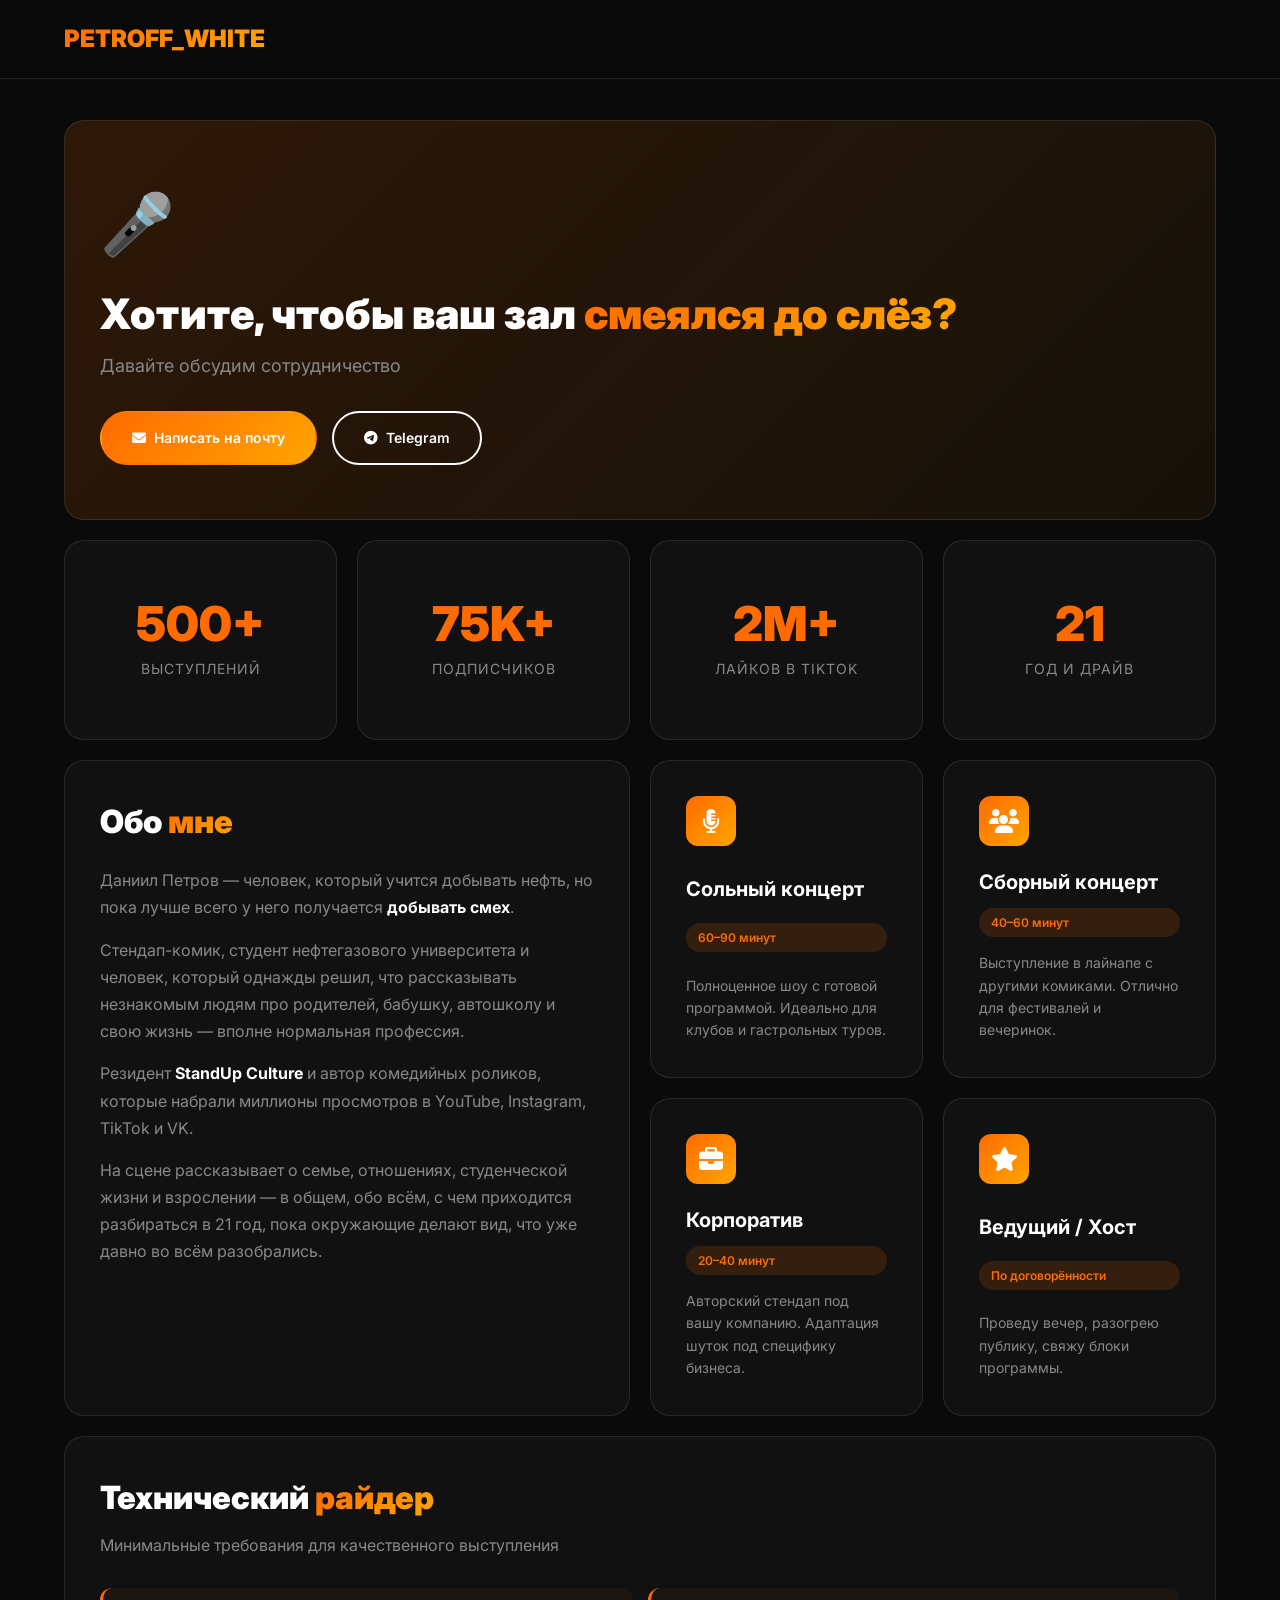
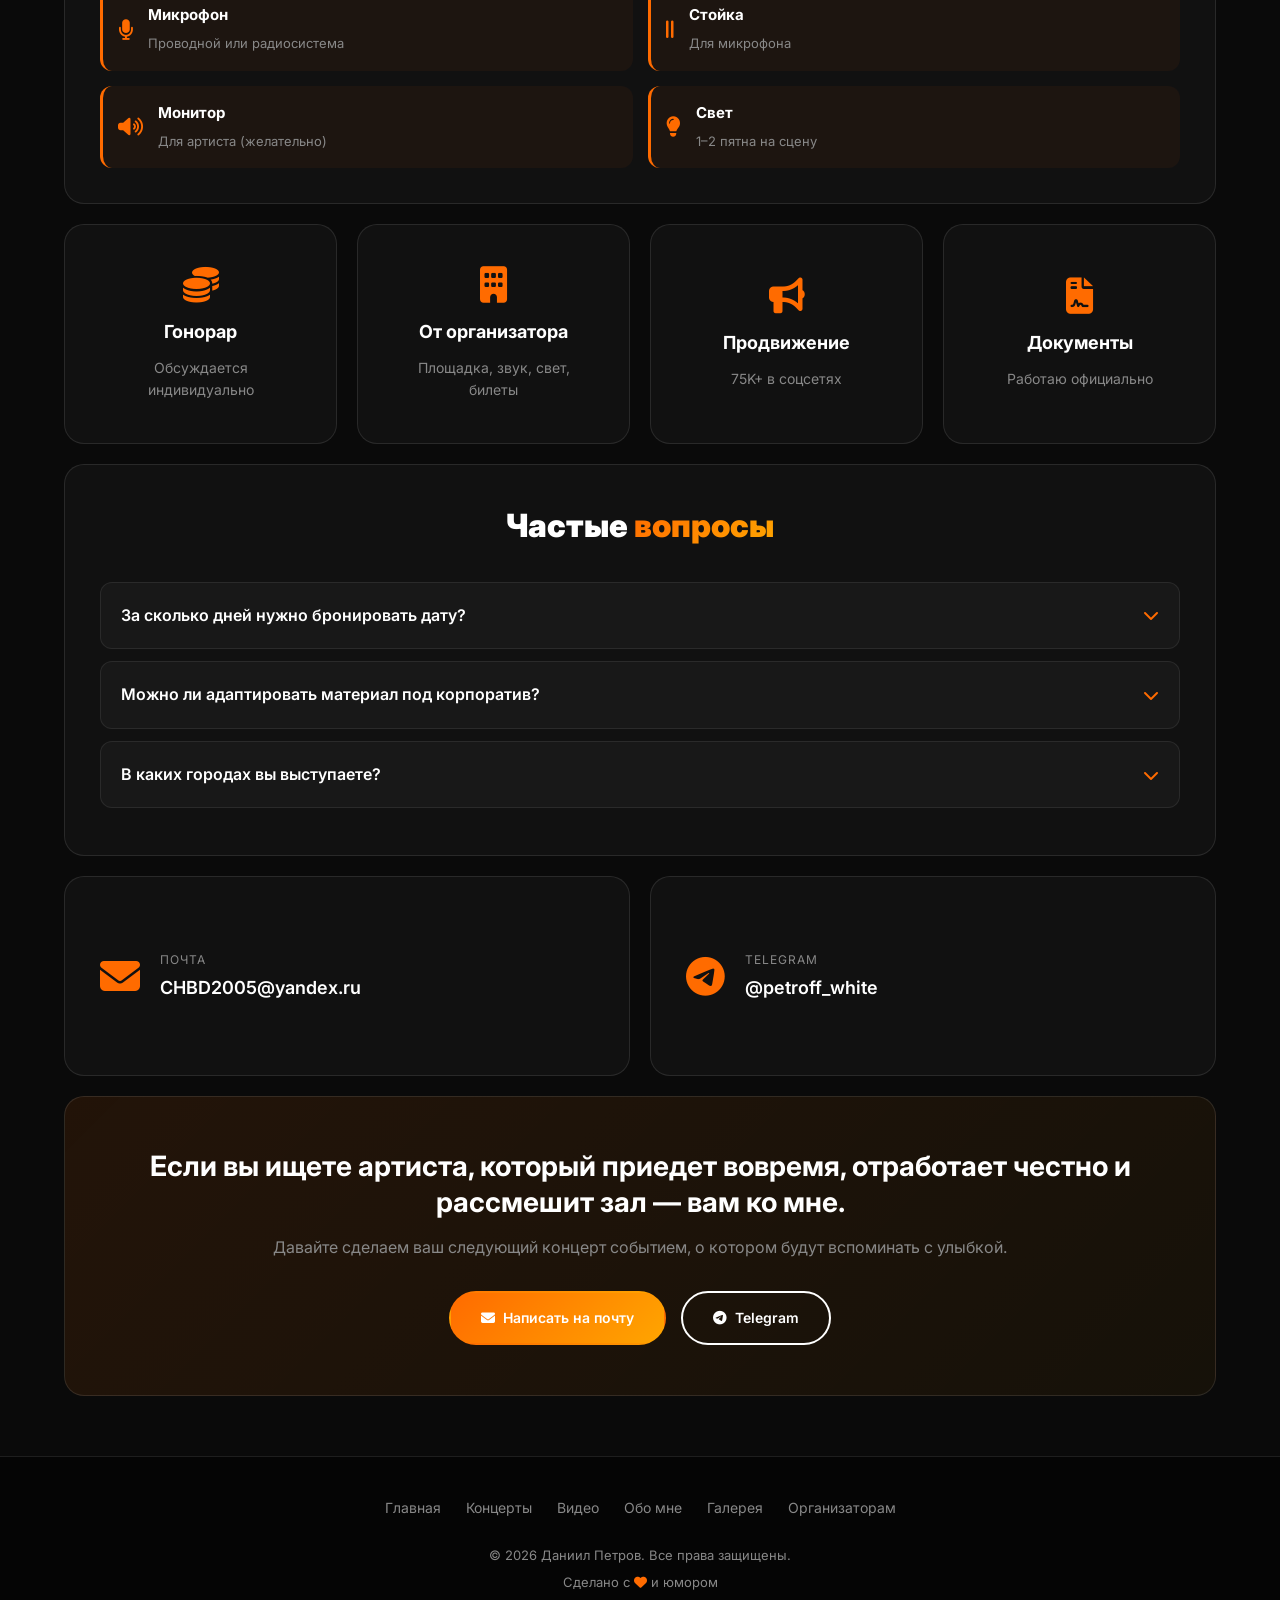
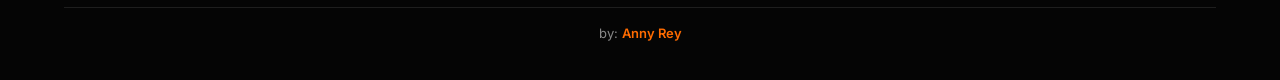
<file: organizers.html>
<!DOCTYPE html>
<html lang="ru">
<head>
    <meta charset="UTF-8">
    <meta name="viewport" content="width=device-width, initial-scale=1.0">
    <title>Организаторам | Даниил Петров</title>
    <link href="https://fonts.googleapis.com/css2?family=Inter:wght@300;400;500;600;700;900&display=swap" rel="stylesheet">
    <link rel="stylesheet" href="https://cdnjs.cloudflare.com/ajax/libs/font-awesome/6.4.0/css/all.min.css">
    
    <style>
        :root {
            --primary: #FF6B00;
            --secondary: #FFA500;
            --dark: #0a0a0a;
            --darker: #050505;
            --light: #ffffff;
            --gray: #888888;
            --card-bg: #111111;
        }

        * { margin: 0; padding: 0; box-sizing: border-box; }
        
        body {
            font-family: 'Inter', sans-serif;
            background-color: var(--dark);
            color: var(--light);
            line-height: 1.6;
            overflow-x: hidden;
        }

        /* Navigation */
        nav {
            position: fixed; top: 0; width: 100%; padding: 20px 5%;
            background: rgba(10, 10, 10, 0.95); backdrop-filter: blur(10px);
            z-index: 1000; display: flex; justify-content: space-between; align-items: center;
            border-bottom: 1px solid rgba(255, 255, 255, 0.1);
        }
        .logo {
            font-size: 24px; font-weight: 900;
            background: linear-gradient(135deg, var(--primary), var(--secondary));
            -webkit-background-clip: text; -webkit-text-fill-color: transparent;
            text-decoration: none;
        }
        .nav-links { display: flex; gap: 30px; list-style: none; }
        .nav-links a { color: var(--light); text-decoration: none; font-weight: 500; transition: color 0.3s; }
        .nav-links a:hover, .nav-links a.active { color: var(--primary); }

        /* Bento Grid Container */
        .bento-container {
            max-width: 1400px;
            margin: 120px auto 60px;
            padding: 0 5%;
            display: grid;
            grid-template-columns: repeat(4, 1fr);
            grid-auto-rows: minmax(200px, auto);
            gap: 20px;
        }

        /* Bento Cards */
        .bento-card {
            background: var(--card-bg);
            border-radius: 20px;
            padding: 35px;
            border: 1px solid rgba(255, 255, 255, 0.1);
            transition: all 0.3s;
            position: relative;
            overflow: hidden;
        }
        .bento-card:hover {
            border-color: var(--primary);
            transform: translateY(-5px);
            box-shadow: 0 15px 40px rgba(255, 107, 0, 0.15);
        }

        /* Grid Spans */
        .span-2 { grid-column: span 2; }
        .span-3 { grid-column: span 3; }
        .span-4 { grid-column: span 4; }
        .row-2 { grid-row: span 2; }

        /* Hero Card */
        .hero-card {
            background: linear-gradient(135deg, rgba(255, 107, 0, 0.15), rgba(255, 165, 0, 0.05));
            display: flex;
            flex-direction: column;
            justify-content: center;
            align-items: flex-start;
            min-height: 400px;
        }
        .hero-card .icon { font-size: 60px; margin-bottom: 20px; }
        .hero-card h1 {
            font-size: 42px;
            font-weight: 900;
            line-height: 1.1;
            margin-bottom: 15px;
        }
        .hero-card h1 span {
            background: linear-gradient(135deg, var(--primary), var(--secondary));
            -webkit-background-clip: text; -webkit-text-fill-color: transparent;
        }
        .hero-card p { color: var(--gray); font-size: 18px; margin-bottom: 30px; }
        .hero-buttons { display: flex; gap: 15px; flex-wrap: wrap; }

        /* Stats Cards */
        .stat-card {
            display: flex;
            flex-direction: column;
            justify-content: center;
            align-items: center;
            text-align: center;
            min-height: 200px;
        }
        .stat-number {
            font-size: 48px;
            font-weight: 900;
            color: var(--primary);
            line-height: 1;
            margin-bottom: 10px;
        }
        .stat-label {
            font-size: 14px;
            color: var(--gray);
            text-transform: uppercase;
            letter-spacing: 1px;
        }

        /* About Card */
        .about-card h2 {
            font-size: 32px;
            font-weight: 900;
            margin-bottom: 20px;
        }
        .about-card h2 span {
            background: linear-gradient(135deg, var(--primary), var(--secondary));
            -webkit-background-clip: text; -webkit-text-fill-color: transparent;
        }
        .about-card p {
            font-size: 16px;
            line-height: 1.7;
            color: var(--gray);
            margin-bottom: 15px;
        }
        .about-card p strong { color: var(--light); }

        /* Format Cards */
        .format-card {
            display: flex;
            flex-direction: column;
            justify-content: space-between;
        }
        .format-icon {
            width: 50px;
            height: 50px;
            background: linear-gradient(135deg, var(--primary), var(--secondary));
            border-radius: 12px;
            display: flex;
            align-items: center;
            justify-content: center;
            margin-bottom: 20px;
        }
        .format-icon i { font-size: 24px; color: var(--light); }
        .format-card h3 { font-size: 20px; margin-bottom: 10px; }
        .format-duration {
            display: inline-block;
            background: rgba(255, 107, 0, 0.15);
            color: var(--primary);
            padding: 5px 12px;
            border-radius: 20px;
            font-size: 12px;
            font-weight: 600;
            margin-bottom: 15px;
        }
        .format-card p { color: var(--gray); font-size: 14px; line-height: 1.6; }

        /* Rider Card */
        .rider-card h2 {
            font-size: 32px;
            font-weight: 900;
            margin-bottom: 10px;
        }
        .rider-card h2 span {
            background: linear-gradient(135deg, var(--primary), var(--secondary));
            -webkit-background-clip: text; -webkit-text-fill-color: transparent;
        }
        .rider-card > p { color: var(--gray); margin-bottom: 30px; }
        .rider-list {
            display: grid;
            grid-template-columns: 1fr 1fr;
            gap: 15px;
        }
        .rider-item {
            display: flex;
            align-items: center;
            gap: 15px;
            padding: 15px;
            background: rgba(255, 107, 0, 0.05);
            border-radius: 12px;
            border-left: 3px solid var(--primary);
        }
        .rider-item i { color: var(--primary); font-size: 20px; }
        .rider-item strong { display: block; font-size: 15px; margin-bottom: 3px; }
        .rider-item span { font-size: 13px; color: var(--gray); }

        /* Terms Cards */
        .term-card {
            text-align: center;
            display: flex;
            flex-direction: column;
            align-items: center;
            justify-content: center;
            min-height: 220px;
        }
        .term-card i {
            font-size: 36px;
            color: var(--primary);
            margin-bottom: 15px;
        }
        .term-card h3 { font-size: 18px; margin-bottom: 10px; }
        .term-card p { color: var(--gray); font-size: 14px; }

        /* FAQ Card */
        .faq-card h2 {
            font-size: 32px;
            font-weight: 900;
            margin-bottom: 30px;
            text-align: center;
        }
        .faq-card h2 span {
            background: linear-gradient(135deg, var(--primary), var(--secondary));
            -webkit-background-clip: text; -webkit-text-fill-color: transparent;
        }
        .faq-item {
            background: rgba(255, 255, 255, 0.03);
            border-radius: 12px;
            margin-bottom: 12px;
            overflow: hidden;
            border: 1px solid rgba(255, 255, 255, 0.08);
        }
        .faq-question {
            padding: 20px;
            display: flex;
            justify-content: space-between;
            align-items: center;
            cursor: pointer;
            font-weight: 600;
            transition: color 0.3s;
        }
        .faq-question:hover { color: var(--primary); }
        .faq-question i { transition: transform 0.3s; color: var(--primary); }
        .faq-item.active .faq-question i { transform: rotate(180deg); }
        .faq-answer {
            max-height: 0;
            overflow: hidden;
            transition: max-height 0.3s ease, padding 0.3s ease;
            padding: 0 20px;
            color: var(--gray);
            font-size: 15px;
        }
        .faq-item.active .faq-answer {
            max-height: 200px;
            padding: 0 20px 20px;
        }

        /* Contact Cards */
        .contact-card {
            display: flex;
            align-items: center;
            gap: 20px;
            text-decoration: none;
            min-height: 150px;
        }
        .contact-card i { font-size: 40px; color: var(--primary); }
        .contact-label { font-size: 12px; color: var(--gray); text-transform: uppercase; letter-spacing: 1px; margin-bottom: 5px; }
        .contact-value { font-size: 18px; font-weight: 600; color: var(--light); }

        /* CTA Card */
        .cta-card {
            background: linear-gradient(135deg, rgba(255, 107, 0, 0.1), rgba(255, 165, 0, 0.05));
            text-align: center;
            display: flex;
            flex-direction: column;
            justify-content: center;
            align-items: center;
            min-height: 300px;
        }
        .cta-card h3 {
            font-size: 28px;
            font-weight: 700;
            margin-bottom: 15px;
            line-height: 1.3;
        }
        .cta-card p { color: var(--gray); font-size: 16px; margin-bottom: 30px; }
        .cta-buttons { display: flex; gap: 15px; flex-wrap: wrap; justify-content: center; }

        /* Buttons */
        .btn {
            padding: 14px 30px;
            border-radius: 50px;
            text-decoration: none;
            font-weight: 600;
            transition: all 0.3s;
            display: inline-flex;
            align-items: center;
            gap: 8px;
            font-size: 14px;
        }
        .btn-primary {
            background: linear-gradient(135deg, var(--primary), var(--secondary));
            color: var(--light);
            border: 2px solid transparent;
        }
        .btn-primary:hover { transform: translateY(-3px); box-shadow: 0 10px 25px rgba(255, 107, 0, 0.4); }
        .btn-secondary { background: transparent; color: var(--light); border: 2px solid var(--light); }
        .btn-secondary:hover { background: var(--light); color: var(--dark); }

        /* Footer */
        footer {
            background: var(--darker);
            padding: 40px 5%;
            text-align: center;
            border-top: 1px solid rgba(255, 255, 255, 0.1);
        }
        footer p { color: var(--gray); }

        /* Responsive */
        @media (max-width: 1024px) {
            .bento-container { grid-template-columns: repeat(2, 1fr); }
            .span-3, .span-4 { grid-column: span 2; }
            .hero-card h1 { font-size: 32px; }
        }
        @media (max-width: 600px) {
            .bento-container { grid-template-columns: 1fr; margin-top: 100px; }
            .span-2, .span-3, .span-4 { grid-column: span 1; }
            .hero-card { min-height: 350px; }
            .hero-card h1 { font-size: 28px; }
            .rider-list { grid-template-columns: 1fr; }
            .nav-links { display: none; }
        }

        /* Простой футер */
footer {
    background: var(--darker);
    padding: 40px 5% 30px;
    text-align: center;
    border-top: 1px solid rgba(255, 255, 255, 0.1);
}

.footer-menu {
    display: flex;
    justify-content: center;
    flex-wrap: wrap;
    gap: 25px;
    margin-bottom: 25px;
}

.footer-menu a {
    color: var(--gray);
    text-decoration: none;
    font-size: 14px;
    transition: color 0.3s;
}

.footer-menu a:hover {
    color: var(--primary);
}

footer p {
    color: var(--gray);
    font-size: 13px;
    margin-bottom: 6px;
}

.footer-credit {
    margin-top: 12px;
    padding-top: 12px;
    border-top: 1px solid rgba(255, 255, 255, 0.1);
}

@media (max-width: 600px) {
    .footer-menu {
        gap: 15px;
    }
    .footer-menu a {
        font-size: 13px;
    }
}

    </style>
</head>
<body>

    <nav>
        <a href="index.html" class="logo">PETROFF_WHITE</a>
    </nav>

    <div class="bento-container">
        
        <!-- Hero -->
        <div class="bento-card hero-card span-4">
            <div class="icon">🎤</div>
            <h1>Хотите, чтобы ваш зал <span>смеялся до слёз?</span></h1>
            <p>Давайте обсудим сотрудничество</p>
            <div class="hero-buttons">
                <a href="mailto:CHBD2005@yandex.ru" class="btn btn-primary"><i class="fas fa-envelope"></i> Написать на почту</a>
                <a href="https://t.me/petroff_white" target="_blank" class="btn btn-secondary"><i class="fab fa-telegram-plane"></i> Telegram</a>
            </div>
        </div>

        <!-- Stats -->
        <div class="bento-card stat-card">
            <div class="stat-number">500+</div>
            <div class="stat-label">Выступлений</div>
        </div>
        <div class="bento-card stat-card">
            <div class="stat-number">75K+</div>
            <div class="stat-label">Подписчиков</div>
        </div>
        <div class="bento-card stat-card">
            <div class="stat-number">2M+</div>
            <div class="stat-label">Лайков в TikTok</div>
        </div>
        <div class="bento-card stat-card">
            <div class="stat-number">21</div>
            <div class="stat-label">Год и драйв</div>
        </div>

        <!-- About -->
        <div class="bento-card about-card span-2 row-2">
            <h2>Обо <span>мне</span></h2>
            <p>Даниил Петров — человек, который учится добывать нефть, но пока лучше всего у него получается <strong>добывать смех</strong>.</p>
            <p>Стендап-комик, студент нефтегазового университета и человек, который однажды решил, что рассказывать незнакомым людям про родителей, бабушку, автошколу и свою жизнь — вполне нормальная профессия.</p>
            <p>Резидент <strong>StandUp Culture</strong> и автор комедийных роликов, которые набрали миллионы просмотров в YouTube, Instagram, TikTok и VK.</p>
            <p>На сцене рассказывает о семье, отношениях, студенческой жизни и взрослении — в общем, обо всём, с чем приходится разбираться в 21 год, пока окружающие делают вид, что уже давно во всём разобрались.</p>
        </div>

        <!-- Formats -->
        <div class="bento-card format-card">
            <div class="format-icon"><i class="fas fa-microphone-alt"></i></div>
            <h3>Сольный концерт</h3>
            <div class="format-duration">60–90 минут</div>
            <p>Полноценное шоу с готовой программой. Идеально для клубов и гастрольных туров.</p>
        </div>
        <div class="bento-card format-card">
            <div class="format-icon"><i class="fas fa-users"></i></div>
            <h3>Сборный концерт</h3>
            <div class="format-duration">40–60 минут</div>
            <p>Выступление в лайнапе с другими комиками. Отлично для фестивалей и вечеринок.</p>
        </div>
        <div class="bento-card format-card">
            <div class="format-icon"><i class="fas fa-briefcase"></i></div>
            <h3>Корпоратив</h3>
            <div class="format-duration">20–40 минут</div>
            <p>Авторский стендап под вашу компанию. Адаптация шуток под специфику бизнеса.</p>
        </div>
        <div class="bento-card format-card">
            <div class="format-icon"><i class="fas fa-star"></i></div>
            <h3>Ведущий / Хост</h3>
            <div class="format-duration">По договорённости</div>
            <p>Проведу вечер, разогрею публику, свяжу блоки программы.</p>
        </div>

        <!-- Rider -->
        <div class="bento-card rider-card span-4">
            <h2>Технический <span>райдер</span></h2>
            <p>Минимальные требования для качественного выступления</p>
            <div class="rider-list">
                <div class="rider-item">
                    <i class="fas fa-microphone"></i>
                    <div><strong>Микрофон</strong><span>Проводной или радиосистема</span></div>
                </div>
                <div class="rider-item">
                    <i class="fas fa-grip-lines-vertical"></i>
                    <div><strong>Стойка</strong><span>Для микрофона</span></div>
                </div>
                <div class="rider-item">
                    <i class="fas fa-volume-up"></i>
                    <div><strong>Монитор</strong><span>Для артиста (желательно)</span></div>
                </div>
                <div class="rider-item">
                    <i class="fas fa-lightbulb"></i>
                    <div><strong>Свет</strong><span>1–2 пятна на сцену</span></div>
                </div>
            </div>
        </div>

        <!-- Terms -->
        <div class="bento-card term-card">
            <i class="fas fa-coins"></i>
            <h3>Гонорар</h3>
            <p>Обсуждается индивидуально</p>
        </div>
        <div class="bento-card term-card">
            <i class="fas fa-building"></i>
            <h3>От организатора</h3>
            <p>Площадка, звук, свет, билеты</p>
        </div>
        <div class="bento-card term-card">
            <i class="fas fa-bullhorn"></i>
            <h3>Продвижение</h3>
            <p>75K+ в соцсетях</p>
        </div>
        <div class="bento-card term-card">
            <i class="fas fa-file-contract"></i>
            <h3>Документы</h3>
            <p>Работаю официально</p>
        </div>

        <!-- FAQ -->
        <div class="bento-card faq-card span-4">
            <h2>Частые <span>вопросы</span></h2>
            <div class="faq-item">
                <div class="faq-question">За сколько дней нужно бронировать дату? <i class="fas fa-chevron-down"></i></div>
                <div class="faq-answer">Оптимально — за 3–4 недели. Но бывают и срочные запросы — пишите, постараюсь подстроиться.</div>
            </div>
            <div class="faq-item">
                <div class="faq-question">Можно ли адаптировать материал под корпоратив? <i class="fas fa-chevron-down"></i></div>
                <div class="faq-answer">Да. Напишите тему, повод и аудиторию — подготовлю авторский материал под ваше мероприятие.</div>
            </div>
            <div class="faq-item">
                <div class="faq-question">В каких городах вы выступаете? <i class="fas fa-chevron-down"></i></div>
                <div class="faq-answer">Периодически появляюсь в разных городах России. География постоянно расширяется.</div>
            </div>
        </div>

        <!-- Contacts -->
        <div class="bento-card contact-card span-2">
            <i class="fas fa-envelope"></i>
            <div>
                <div class="contact-label">Почта</div>
                <div class="contact-value">CHBD2005@yandex.ru</div>
            </div>
        </div>
        <div class="bento-card contact-card span-2">
            <i class="fab fa-telegram-plane"></i>
            <div>
                <div class="contact-label">Telegram</div>
                <div class="contact-value">@petroff_white</div>
            </div>
        </div>

        <!-- CTA -->
        <div class="bento-card cta-card span-4">
            <h3>Если вы ищете артиста, который приедет вовремя, отработает честно и рассмешит зал — вам ко мне.</h3>
            <p>Давайте сделаем ваш следующий концерт событием, о котором будут вспоминать с улыбкой.</p>
            <div class="cta-buttons">
                <a href="mailto:CHBD2005@yandex.ru" class="btn btn-primary"><i class="fas fa-envelope"></i> Написать на почту</a>
                <a href="https://t.me/petroff_white" target="_blank" class="btn btn-secondary"><i class="fab fa-telegram-plane"></i> Telegram</a>
            </div>
        </div>

    </div>

    <footer>
    <div class="footer-menu">
        <a href="index.html">Главная</a>
        <a href="index.html#tour">Концерты</a>
        <a href="index.html#videos">Видео</a>
        <a href="index.html#about">Обо мне</a>
        <a href="index.html#gallery">Галерея</a>
        <a href="organizers.html">Организаторам</a>
    </div>
    <p class="footer-copy">&copy; 2026 Даниил Петров. Все права защищены.</p>
    <p class="footer-made">Сделано с <i class="fas fa-heart" style="color: var(--primary);"></i> и юмором</p>
    <p style="margin-top: 15px; font-size: 13px; color: var(--gray); border-top: 1px solid rgba(255, 255, 255, 0.1); padding-top: 15px;">
        by: <a href="https://t.me/anny_rey_off" target="_blank" style="color: var(--primary); font-weight: 600; text-decoration: none;">Anny Rey</a>
    </p>
</footer>


    <script>
        document.querySelectorAll('.faq-question').forEach(q => {
            q.addEventListener('click', () => {
                const item = q.parentElement;
                const active = item.classList.contains('active');
                document.querySelectorAll('.faq-item').forEach(i => i.classList.remove('active'));
                if (!active) item.classList.add('active');
            });
        });
    </script>

</body>
</html>
</file>
